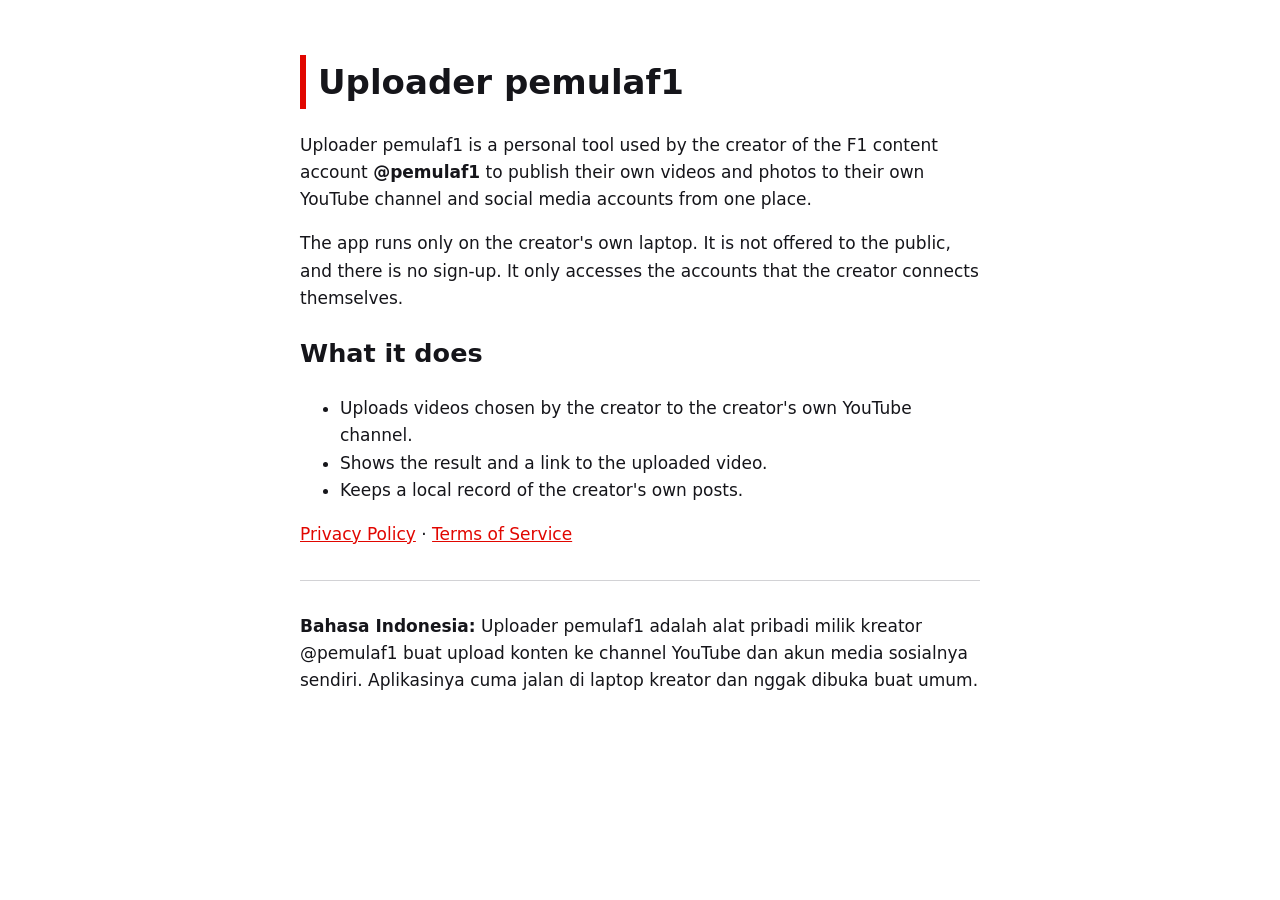
<file: index.html>
<!doctype html>
<html lang="en">
<head>
  <meta charset="utf-8">
  <meta name="viewport" content="width=device-width, initial-scale=1">
  <title>Uploader pemulaf1</title>
  <link rel="stylesheet" href="style.css">
</head>
<body>
  <main>
    <h1>Uploader pemulaf1</h1>
    <p>Uploader pemulaf1 is a personal tool used by the creator of the F1 content account
      <b>@pemulaf1</b> to publish their own videos and photos to their own YouTube channel and
      social media accounts from one place.</p>
    <p>The app runs only on the creator's own laptop. It is not offered to the public, and there is no
      sign-up. It only accesses the accounts that the creator connects themselves.</p>
    <h2>What it does</h2>
    <ul>
      <li>Uploads videos chosen by the creator to the creator's own YouTube channel.</li>
      <li>Shows the result and a link to the uploaded video.</li>
      <li>Keeps a local record of the creator's own posts.</li>
    </ul>
    <p><a href="privacy.html">Privacy Policy</a> · <a href="terms.html">Terms of Service</a></p>

    <hr>
    <p lang="id"><b>Bahasa Indonesia:</b> Uploader pemulaf1 adalah alat pribadi milik kreator @pemulaf1
      buat upload konten ke channel YouTube dan akun media sosialnya sendiri. Aplikasinya cuma jalan di
      laptop kreator dan nggak dibuka buat umum.</p>
  </main>
</body>
</html>
</file>
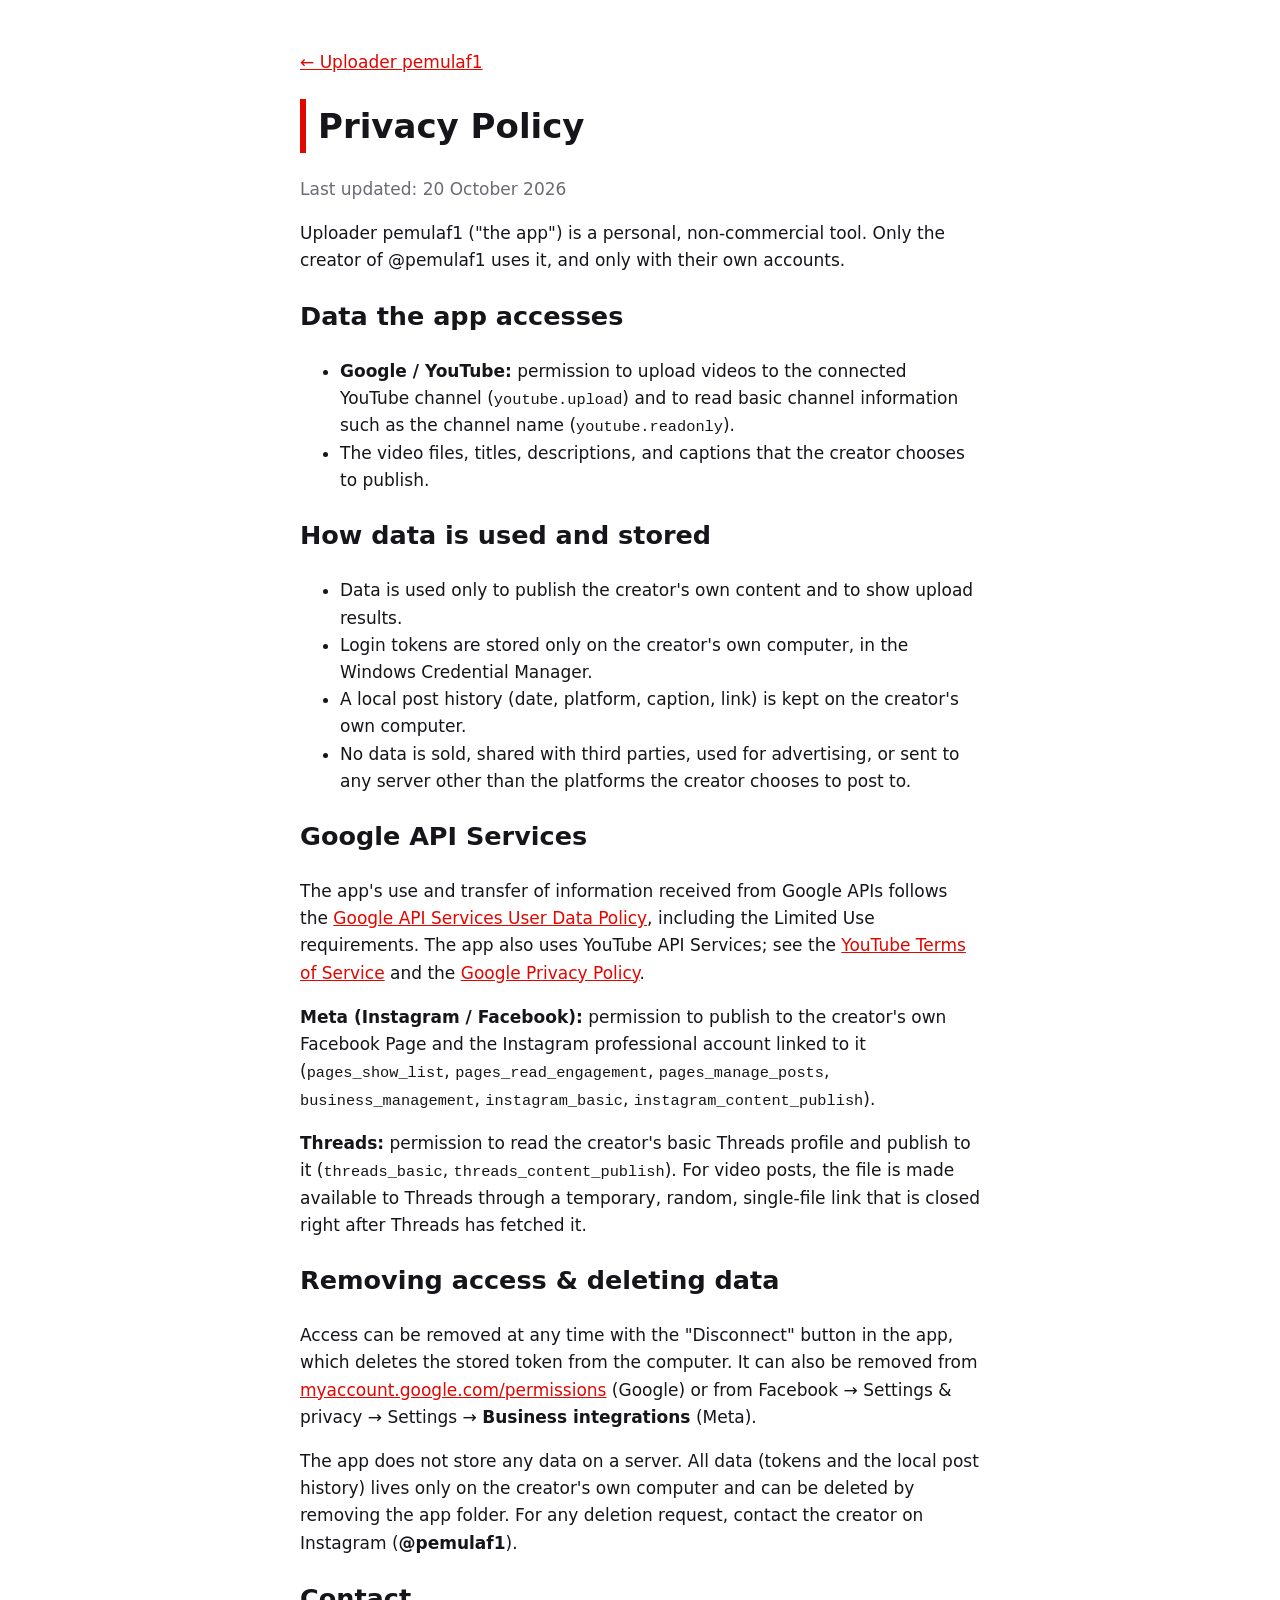
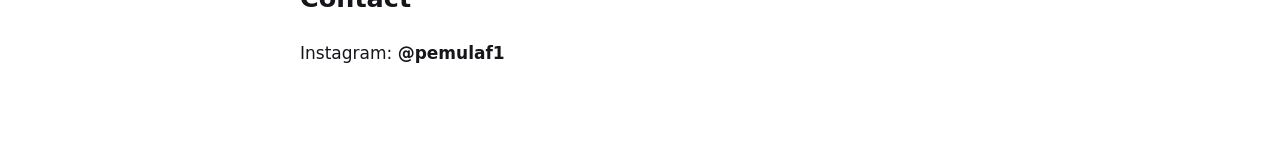
<file: privacy.html>
<!doctype html>
<html lang="en">
<head>
  <meta charset="utf-8">
  <meta name="viewport" content="width=device-width, initial-scale=1">
  <title>Privacy Policy · Uploader pemulaf1</title>
  <link rel="stylesheet" href="style.css">
</head>
<body>
  <main>
    <p><a href="index.html">← Uploader pemulaf1</a></p>
    <h1>Privacy Policy</h1>
    <p class="muted">Last updated: 20 October 2026</p>

    <p>Uploader pemulaf1 ("the app") is a personal, non-commercial tool. Only the creator of @pemulaf1
      uses it, and only with their own accounts.</p>

    <h2>Data the app accesses</h2>
    <ul>
      <li><b>Google / YouTube:</b> permission to upload videos to the connected YouTube channel
        (<code>youtube.upload</code>) and to read basic channel information such as the channel name
        (<code>youtube.readonly</code>).</li>
      <li>The video files, titles, descriptions, and captions that the creator chooses to publish.</li>
    </ul>

    <h2>How data is used and stored</h2>
    <ul>
      <li>Data is used only to publish the creator's own content and to show upload results.</li>
      <li>Login tokens are stored only on the creator's own computer, in the Windows Credential Manager.</li>
      <li>A local post history (date, platform, caption, link) is kept on the creator's own computer.</li>
      <li>No data is sold, shared with third parties, used for advertising, or sent to any server
        other than the platforms the creator chooses to post to.</li>
    </ul>

    <h2>Google API Services</h2>
    <p>The app's use and transfer of information received from Google APIs follows the
      <a href="https://developers.google.com/terms/api-services-user-data-policy">Google API Services User Data Policy</a>,
      including the Limited Use requirements. The app also uses YouTube API Services; see the
      <a href="https://www.youtube.com/t/terms">YouTube Terms of Service</a> and the
      <a href="https://policies.google.com/privacy">Google Privacy Policy</a>.</p>

    <p><b>Meta (Instagram / Facebook):</b> permission to publish to the creator's own Facebook Page and the
      Instagram professional account linked to it (<code>pages_show_list</code>, <code>pages_read_engagement</code>,
      <code>pages_manage_posts</code>, <code>business_management</code>, <code>instagram_basic</code>,
      <code>instagram_content_publish</code>).</p>
    <p><b>Threads:</b> permission to read the creator's basic Threads profile and publish to it
      (<code>threads_basic</code>, <code>threads_content_publish</code>). For video posts, the file is made
      available to Threads through a temporary, random, single-file link that is closed right after Threads
      has fetched it.</p>


    <h2 id="data-deletion">Removing access &amp; deleting data</h2>
    <p>Access can be removed at any time with the "Disconnect" button in the app, which deletes the stored token
      from the computer. It can also be removed from
      <a href="https://myaccount.google.com/permissions">myaccount.google.com/permissions</a> (Google) or from
      Facebook → Settings &amp; privacy → Settings → <b>Business integrations</b> (Meta).</p>
    <p>The app does not store any data on a server. All data (tokens and the local post history) lives only on the
      creator's own computer and can be deleted by removing the app folder. For any deletion request, contact
      the creator on Instagram (<b>@pemulaf1</b>).</p>

    <h2>Contact</h2>
    <p>Instagram: <b>@pemulaf1</b></p>
  </main>
</body>
</html>
</file>
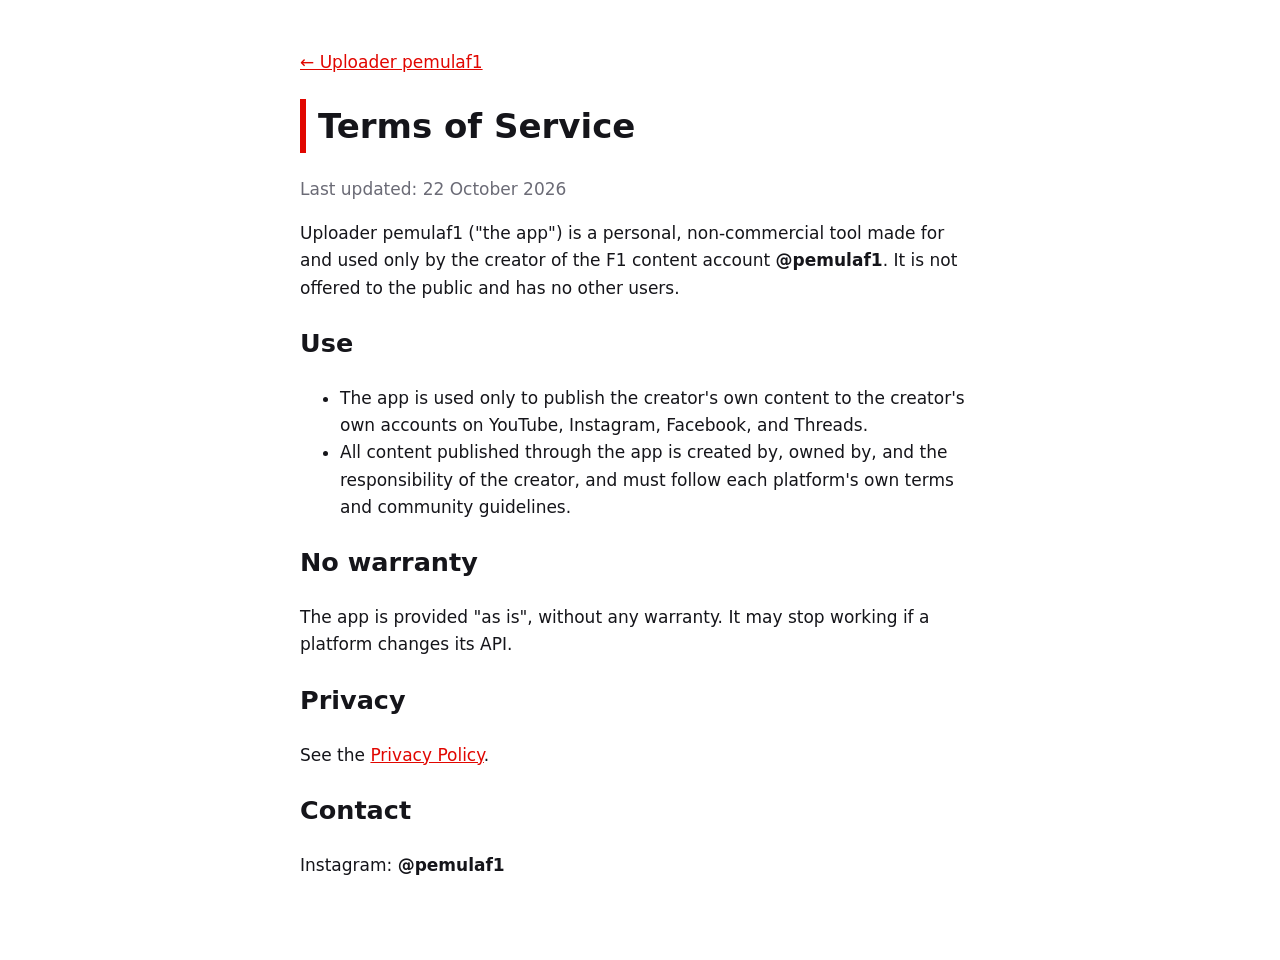
<file: terms.html>
<!doctype html>
<html lang="en">
<head>
  <meta charset="utf-8">
  <meta name="viewport" content="width=device-width, initial-scale=1">
  <title>Terms of Service · Uploader pemulaf1</title>
  <link rel="stylesheet" href="style.css">
</head>
<body>
  <main>
    <p><a href="index.html">← Uploader pemulaf1</a></p>
    <h1>Terms of Service</h1>
    <p class="muted">Last updated: 22 October 2026</p>

    <p>Uploader pemulaf1 ("the app") is a personal, non-commercial tool made for and used only by the creator of
      the F1 content account <b>@pemulaf1</b>. It is not offered to the public and has no other users.</p>

    <h2>Use</h2>
    <ul>
      <li>The app is used only to publish the creator's own content to the creator's own accounts on YouTube,
        Instagram, Facebook, and Threads.</li>
      <li>All content published through the app is created by, owned by, and the responsibility of the creator,
        and must follow each platform's own terms and community guidelines.</li>
    </ul>

    <h2>No warranty</h2>
    <p>The app is provided "as is", without any warranty. It may stop working if a platform changes its API.</p>

    <h2>Privacy</h2>
    <p>See the <a href="privacy.html">Privacy Policy</a>.</p>

    <h2>Contact</h2>
    <p>Instagram: <b>@pemulaf1</b></p>
  </main>
</body>
</html>
</file>
<file: style.css>
:root { --bg: #fff; --text: #15151a; --muted: #6b6b76; --accent: #e10600; }
@media (prefers-color-scheme: dark) { :root { --bg: #0f0f12; --text: #f0f0f3; --muted: #9a9aa6; --accent: #ff5a52; } }
body { margin: 0; background: var(--bg); color: var(--text); font: 17px/1.6 system-ui, -apple-system, "Segoe UI", sans-serif; }
main { max-width: 680px; margin: 0 auto; padding: 32px 16px 64px; }
h1 { border-left: 6px solid var(--accent); padding-left: 12px; }
a { color: var(--accent); }
.muted { color: var(--muted); }
code { font-size: .9em; }
hr { border: 0; border-top: 1px solid var(--muted); opacity: .3; margin: 32px 0; }
</file>
